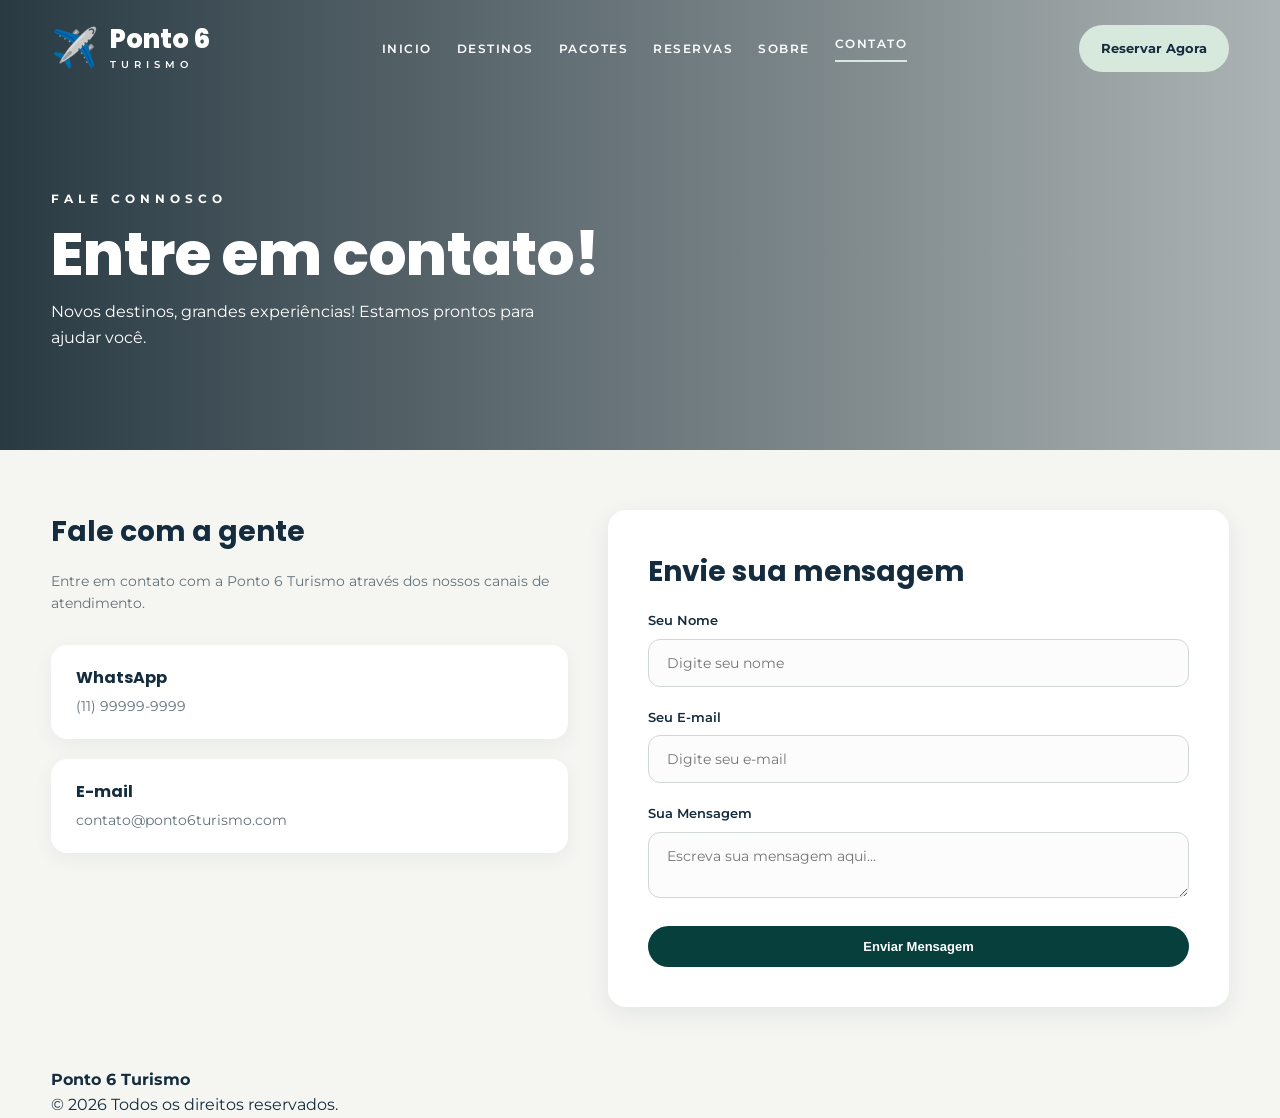
<file: contato.html>
<!DOCTYPE html>
<html lang="pt">
<head>
    <meta charset="UTF-8">
    <meta name="viewport" content="width=device-width, initial-scale=1.0">
    <title>Contato | Ponto 6 Turismo</title>
    <!-- Certifique-se de que este link aponta para o seu CSS -->
    <link rel="stylesheet" href="contato.css">
</head>
<body>

    <!-- CABEÇALHO -->
    <header class="site-header">
        <div class="container">
            <nav class="nav">
                <a href="index.html" class="brand">
                    <span class="brand-mark">✈️</span>
                    <div>
                        Ponto 6
                        <small>TURISMO</small>
                    </div>
                </a>
                
                <div class="nav-links">
                    <a href="index.html">INICIO</a>
                    <a href="destinos.html">DESTINOS</a>
                    <a href="pacotes.html">PACOTES</a>
                    <a href="reservas.html">RESERVAS</a>
                    <a href="sobre.html">SOBRE</a>
                    <a href="contato.html" class="active">CONTATO</a>
                </div>

                <a href="contato.html" class="btn">Reservar Agora</a>
            </nav>
        </div>
    </header>

    <!-- BANNER DE CONTATO -->
    <section class="hero contact">
        <div class="container">
            <div class="hero-content">
                <span class="eyebrow">Fale Connosco</span>
                <h1>Entre em contato!</h1>
                <p>Novos destinos, grandes experiências! Estamos prontos para ajudar você.</p>
            </div>
        </div>
    </section>

    <!-- CONTEÚDO E FORMULÁRIO -->
    <section class="section">
        <div class="container">
            <div class="contact-grid">
                
                <!-- Informações -->
                <div class="contact-info">
                    <h2>Fale com a gente</h2>
                    <p>Entre em contato com a Ponto 6 Turismo através dos nossos canais de atendimento.</p>
                    
                    <div class="info-cards">
                        <div class="info-card">
                            <div>
                                <h3>WhatsApp</h3>
                                <span>(11) 99999-9999</span>
                            </div>
                        </div>
                        <div class="info-card">
                            <div>
                                <h3>E-mail</h3>
                                <span>contato@ponto6turismo.com</span>
                            </div>
                        </div>
                    </div>
                </div>

                <!-- Formulário -->
                <div class="contact-form-wrapper">
                    <h2>Envie sua mensagem</h2>
                    <form>
                        <div class="form-group">
                            <label>Seu Nome</label>
                            <input type="text" placeholder="Digite seu nome">
                        </div>
                        <div class="form-group">
                            <label>Seu E-mail</label>
                            <input type="email" placeholder="Digite seu e-mail">
                        </div>
                        <div class="form-group">
                            <label>Sua Mensagem</label>
                            <textarea placeholder="Escreva sua mensagem aqui..."></textarea>
                        </div>
                        <button type="submit" class="btn btn-dark" style="width: 100%;">Enviar Mensagem</button>
                    </form>
                </div>

            </div>
        </div>
    </section>

    <!-- RODAPÉ -->
    <footer class="site-footer">
        <div class="container footer-inner">
            <div>
                <strong>Ponto 6 Turismo</strong>
                <p>&copy; 2026 Todos os direitos reservados.</p>
            </div>
        </div>
    </footer>

</body>
</html>
</file>
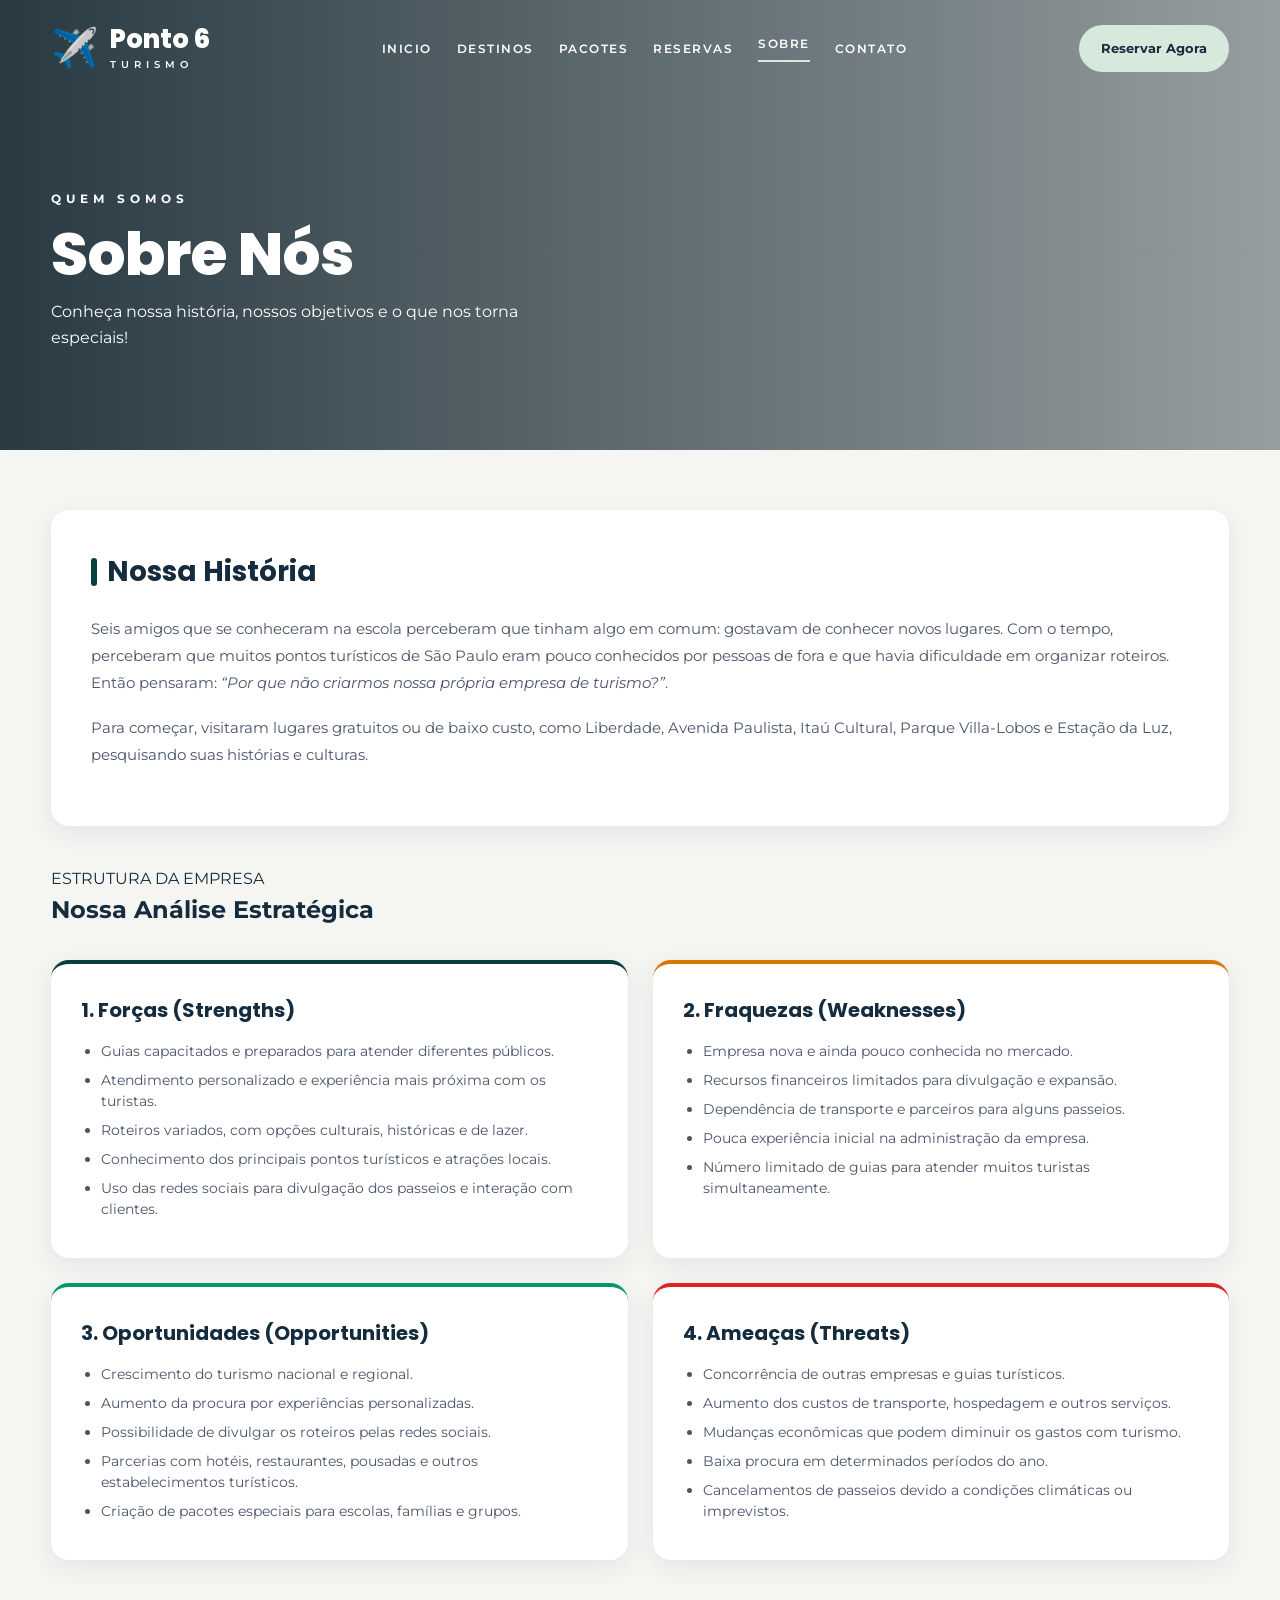
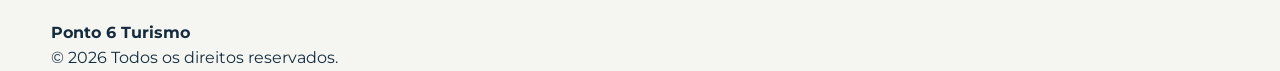
<file: sobre.html>
<!DOCTYPE html>
<html lang="pt">
<head>
    <meta charset="UTF-8">
    <meta name="viewport" content="width=device-width, initial-scale=1.0">
    <title>Sobre Nós | Ponto 6 Turismo</title>
    <!-- Estilos gerais do site (mesmo do contato.css / index.css) -->
    <link rel="stylesheet" href="contato.css">
    <!-- Estilos específicos da página Sobre -->
    <link rel="stylesheet" href="sobre.css">
</head>
<body>

    <!-- CABEÇALHO -->
    <header class="site-header">
        <div class="container">
            <nav class="nav">
                <a href="index.html" class="brand">
                    <span class="brand-mark">✈️</span>
                    <div>
                        Ponto 6
                        <small>TURISMO</small>
                    </div>
                </a>
                
                <div class="nav-links">
                    <a href="index.html">INICIO</a>
                    <a href="destinos.html">DESTINOS</a>
                    <a href="pacotes.html">PACOTES</a>
                    <a href="reservas.html">RESERVAS</a>
                    <a href="sobre.html" class="active">SOBRE</a>
                    <a href="contato.html">CONTATO</a>
                </div>

                <a href="contato.html" class="btn">Reservar Agora</a>
            </nav>
        </div>
    </header>
<!-- BANNER DA PÁGINA SOBRE COM PAISAGEM REAL DE SÃO PAULO -->
<section class="hero contact" style="background-image: linear-gradient(90deg, rgba(5, 25, 36, 0.85), rgba(5, 25, 36, 0.40)), url('https://images.unsplash.com/photo-1541701494587-cb58502866ab?auto=format&fit=crop&w=2000&q=85');">
    <div class="container">
        <div class="hero-content">
            <span class="eyebrow">Quem Somos</span>
            <h1>Sobre Nós</h1>
            <p>Conheça nossa história, nossos objetivos e o que nos torna especiais!</p>
        </div>
    </div>
</section>

    <!-- CONTEÚDO PRINCIPAL -->
    <section class="section">
        <div class="container">
            
            <!-- NOSSA HISTÓRIA -->
            <div class="story-content">
                <h2>Nossa História</h2>
                <p>
                    Seis amigos que se conheceram na escola perceberam que tinham algo em comum: gostavam de conhecer novos lugares. Com o tempo, perceberam que muitos pontos turísticos de São Paulo eram pouco conhecidos por pessoas de fora e que havia dificuldade em organizar roteiros. Então pensaram: <em>“Por que não criarmos nossa própria empresa de turismo?”</em>.
                </p>
                <p>
                    Para começar, visitaram lugares gratuitos ou de baixo custo, como Liberdade, Avenida Paulista, Itaú Cultural, Parque Villa-Lobos e Estação da Luz, pesquisando suas histórias e culturas.
                </p>
            </div>

            <!-- ANÁLISE ESTRATÉGICA (SWOT) -->
            <div class="section-heading" style="margin-bottom: 20px;">
                <div>
                    <span class="eyebrow-dark">ESTRUTURA DA EMPRESA</span>
                    <h2>Nossa Análise Estratégica</h2>
                </div>
            </div>

            <div class="swot-grid">
                <!-- FORÇAS -->
                <div class="swot-card">
                    <h3>1. Forças (Strengths)</h3>
                    <ul>
                        <li>Guias capacitados e preparados para atender diferentes públicos.</li>
                        <li>Atendimento personalizado e experiência mais próxima com os turistas.</li>
                        <li>Roteiros variados, com opções culturais, históricas e de lazer.</li>
                        <li>Conhecimento dos principais pontos turísticos e atrações locais.</li>
                        <li>Uso das redes sociais para divulgação dos passeios e interação com clientes.</li>
                    </ul>
                </div>

                <!-- FRAQUEZAS -->
                <div class="swot-card weakness">
                    <h3>2. Fraquezas (Weaknesses)</h3>
                    <ul>
                        <li>Empresa nova e ainda pouco conhecida no mercado.</li>
                        <li>Recursos financeiros limitados para divulgação e expansão.</li>
                        <li>Dependência de transporte e parceiros para alguns passeios.</li>
                        <li>Pouca experiência inicial na administração da empresa.</li>
                        <li>Número limitado de guias para atender muitos turistas simultaneamente.</li>
                    </ul>
                </div>

                <!-- OPORTUNIDADES -->
                <div class="swot-card opportunity">
                    <h3>3. Oportunidades (Opportunities)</h3>
                    <ul>
                        <li>Crescimento do turismo nacional e regional.</li>
                        <li>Aumento da procura por experiências personalizadas.</li>
                        <li>Possibilidade de divulgar os roteiros pelas redes sociais.</li>
                        <li>Parcerias com hotéis, restaurantes, pousadas e outros estabelecimentos turísticos.</li>
                        <li>Criação de pacotes especiais para escolas, famílias e grupos.</li>
                    </ul>
                </div>

                <!-- AMEAÇAS -->
                <div class="swot-card threat">
                    <h3>4. Ameaças (Threats)</h3>
                    <ul>
                        <li>Concorrência de outras empresas e guias turísticos.</li>
                        <li>Aumento dos custos de transporte, hospedagem e outros serviços.</li>
                        <li>Mudanças econômicas que podem diminuir os gastos com turismo.</li>
                        <li>Baixa procura em determinados períodos do ano.</li>
                        <li>Cancelamentos de passeios devido a condições climáticas ou imprevistos.</li>
                    </ul>
                </div>
            </div>

        </div>
    </section>

    <!-- RODAPÉ -->
    <footer class="site-footer">
        <div class="container footer-inner">
            <div>
                <strong>Ponto 6 Turismo</strong>
                <p>&copy; 2026 Todos os direitos reservados.</p>
            </div>
        </div>
    </footer>

</body>
</html>
</file>
<file: contato.css>
/* ==========================
   CONFIGURAÇÕES GERAIS
========================== */

@import url('https://fonts.googleapis.com/css2?family=Montserrat:wght@400;500;600;700;800&family=Poppins:wght@400;500;600;700;800&display=swap');

* {
    margin: 0;
    padding: 0;
    box-sizing: border-box;
}

html {
    scroll-behavior: smooth;
}

body {
    font-family: 'Montserrat', sans-serif;
    background-color: #f5f6f2;
    color: #142c3e;
    line-height: 1.6;
}

a {
    text-decoration: none;
    color: inherit;
}

img {
    display: block;
    max-width: 100%;
}

.container {
    width: 92%;
    max-width: 1180px;
    margin: 0 auto;
}


/* ==========================
   MENU PRINCIPAL (Idêntico à Imagem)
========================== */

.site-header {
    position: absolute;
    top: 0;
    left: 0;
    width: 100%;
    z-index: 10;
    color: white;
}

.nav {
    display: flex;
    align-items: center;
    justify-content: space-between;
    gap: 20px;
    padding: 25px 0;
}

.brand {
    display: flex;
    align-items: center;
    gap: 12px;
    font-family: 'Poppins', sans-serif;
    font-size: 26px;
    font-weight: 800;
    line-height: 1;
}

.brand-mark {
    font-size: 38px;
}

.brand small {
    display: block;
    font-family: 'Montserrat', sans-serif;
    font-size: 10px;
    font-weight: 600;
    letter-spacing: 5px;
    margin-top: 8px;
}

.nav-links {
    display: flex;
    align-items: center;
    gap: 25px;
}

.nav-links a {
    font-size: 12px;
    font-weight: 600;
    color: white;
    text-transform: uppercase; /* Força letras maiúsculas */
    letter-spacing: 1.5px; /* Espaçamento idêntico ao da imagem */
    transition: 0.3s;
}

.nav-links a:hover {
    color: #d7e9dc;
}

.nav-links a.active {
    border-bottom: 2px solid #d7e9dc;
    padding-bottom: 7px;
}


/* ==========================
   BOTÕES
========================== */

.btn {
    display: inline-flex;
    align-items: center;
    justify-content: center;
    gap: 10px;
    padding: 13px 22px;
    border: none;
    border-radius: 50px;
    background-color: #d7e9dc;
    color: #142c3e;
    font-size: 13px;
    font-weight: 700;
    cursor: pointer;
    transition: 0.3s;
}

.btn:hover {
    background-color: white;
    transform: translateY(-2px);
}

.btn-dark {
    background-color: #063f3c;
    color: white;
}

.btn-dark:hover {
    background-color: #145b53;
    color: white;
}


/* ==========================
   BANNER DA PÁGINA DE CONTATO
========================== */

.hero.contact {
    min-height: 450px;
    display: flex;
    align-items: center;
    color: white;
    background-image:
        linear-gradient(
            90deg,
            rgba(5, 25, 36, 0.85),
            rgba(5, 25, 36, 0.30)
        ),
        url('https://images.unsplash.com/photo-1423666639041-f56000c27a9a?auto=format&fit=crop&w=2000&q=85');
    background-size: cover;
    background-position: center;
    background-repeat: no-repeat;
}

.hero-content {
    max-width: 650px;
    padding: 130px 0 45px;
}

.eyebrow {
    font-size: 12px;
    font-weight: 700;
    letter-spacing: 5px;
    text-transform: uppercase;
}

.hero h1 {
    font-family: 'Poppins', sans-serif;
    font-size: clamp(38px, 5vw, 60px);
    font-weight: 800;
    line-height: 1.02;
    margin: 14px 0;
}

.hero p {
    max-width: 520px;
    font-size: 16px;
}


/* ==========================
   SEÇÃO DE CONTATO (CONTEÚDO)
========================== */

.section {
    padding: 60px 0;
}

.contact-grid {
    display: grid;
    grid-template-columns: 1fr 1.2fr;
    gap: 40px;
    align-items: start;
}

.contact-info h2,
.contact-form-wrapper h2 {
    font-family: 'Poppins', sans-serif;
    font-size: 28px;
    font-weight: 700;
    color: #142c3e;
    margin-bottom: 15px;
}

.contact-info p {
    color: #63727a;
    font-size: 14px;
    margin-bottom: 30px;
}

.info-cards {
    display: flex;
    flex-direction: column;
    gap: 20px;
}

.info-card {
    background-color: white;
    padding: 20px 25px;
    border-radius: 16px;
    box-shadow: 0 6px 20px rgba(18, 44, 60, 0.05);
    display: flex;
    align-items: center;
    gap: 15px;
}

.info-card h3 {
    font-family: 'Poppins', sans-serif;
    font-size: 16px;
    color: #142c3e;
    margin-bottom: 3px;
}

.info-card span {
    color: #63727a;
    font-size: 14px;
}


/* ==========================
   ESTILO DO FORMULÁRIO
========================== */

.contact-form-wrapper {
    background-color: white;
    padding: 40px;
    border-radius: 18px;
    box-shadow: 0 7px 24px rgba(18, 44, 60, 0.08);
}

.form-group {
    margin-bottom: 20px;
}

.form-group label {
    display: block;
    font-size: 13px;
    font-weight: 600;
    color: #142c3e;
    margin-bottom: 8px; /* Dá o espaço correto entre o texto e a caixinha */
}

.form-group input,
.form-group textarea {
    width: 100%;
    padding: 14px 18px;
    border: 1px solid #d0d7d6;
    border-radius: 12px;
    background-color: #fcfcfc;
    font-family: 'Montserrat', sans-serif;
    font-size: 14px;
    color: #142c3e;
    outline: none;
    transition: 0.3s;
}
</file>
<file: sobre.css>
/* ==========================
   ESTILOS ESPECÍFICOS - SOBRE.HTML
========================== */

.story-content {
    background-color: white;
    padding: 40px;
    border-radius: 18px;
    box-shadow: 0 7px 24px rgba(18, 44, 60, 0.08);
    margin-bottom: 40px;
}

.story-content h2 {
    font-family: 'Poppins', sans-serif;
    font-size: 28px;
    font-weight: 700;
    color: #142c3e;
    margin-bottom: 20px;
    display: flex;
    align-items: center;
    gap: 10px;
}

.story-content h2::before {
    content: '';
    display: inline-block;
    width: 6px;
    height: 28px;
    background-color: #063f3c;
    border-radius: 4px;
}

.story-content p {
    color: #4a5568;
    font-size: 15px;
    line-height: 1.8;
    margin-bottom: 18px;
}

.swot-grid {
    display: grid;
    grid-template-columns: repeat(2, 1fr);
    gap: 25px;
    margin-top: 30px;
}

.swot-card {
    background-color: white;
    padding: 30px;
    border-radius: 18px;
    box-shadow: 0 7px 24px rgba(18, 44, 60, 0.08);
    border-top: 4px solid #063f3c;
}

.swot-card.weakness {
    border-top-color: #d97706;
}

.swot-card.opportunity {
    border-top-color: #059669;
}

.swot-card.threat {
    border-top-color: #dc2626;
}

.swot-card h3 {
    font-family: 'Poppins', sans-serif;
    font-size: 20px;
    color: #142c3e;
    margin-bottom: 15px;
}

.swot-card ul {
    list-style-type: disc;
    padding-left: 20px;
}

.swot-card li {
    color: #4a5568;
    font-size: 14px;
    margin-bottom: 8px;
    line-height: 1.5;
}

@media (max-width: 900px) {
    .swot-grid {
        grid-template-columns: 1fr;
    }
}
</file>
